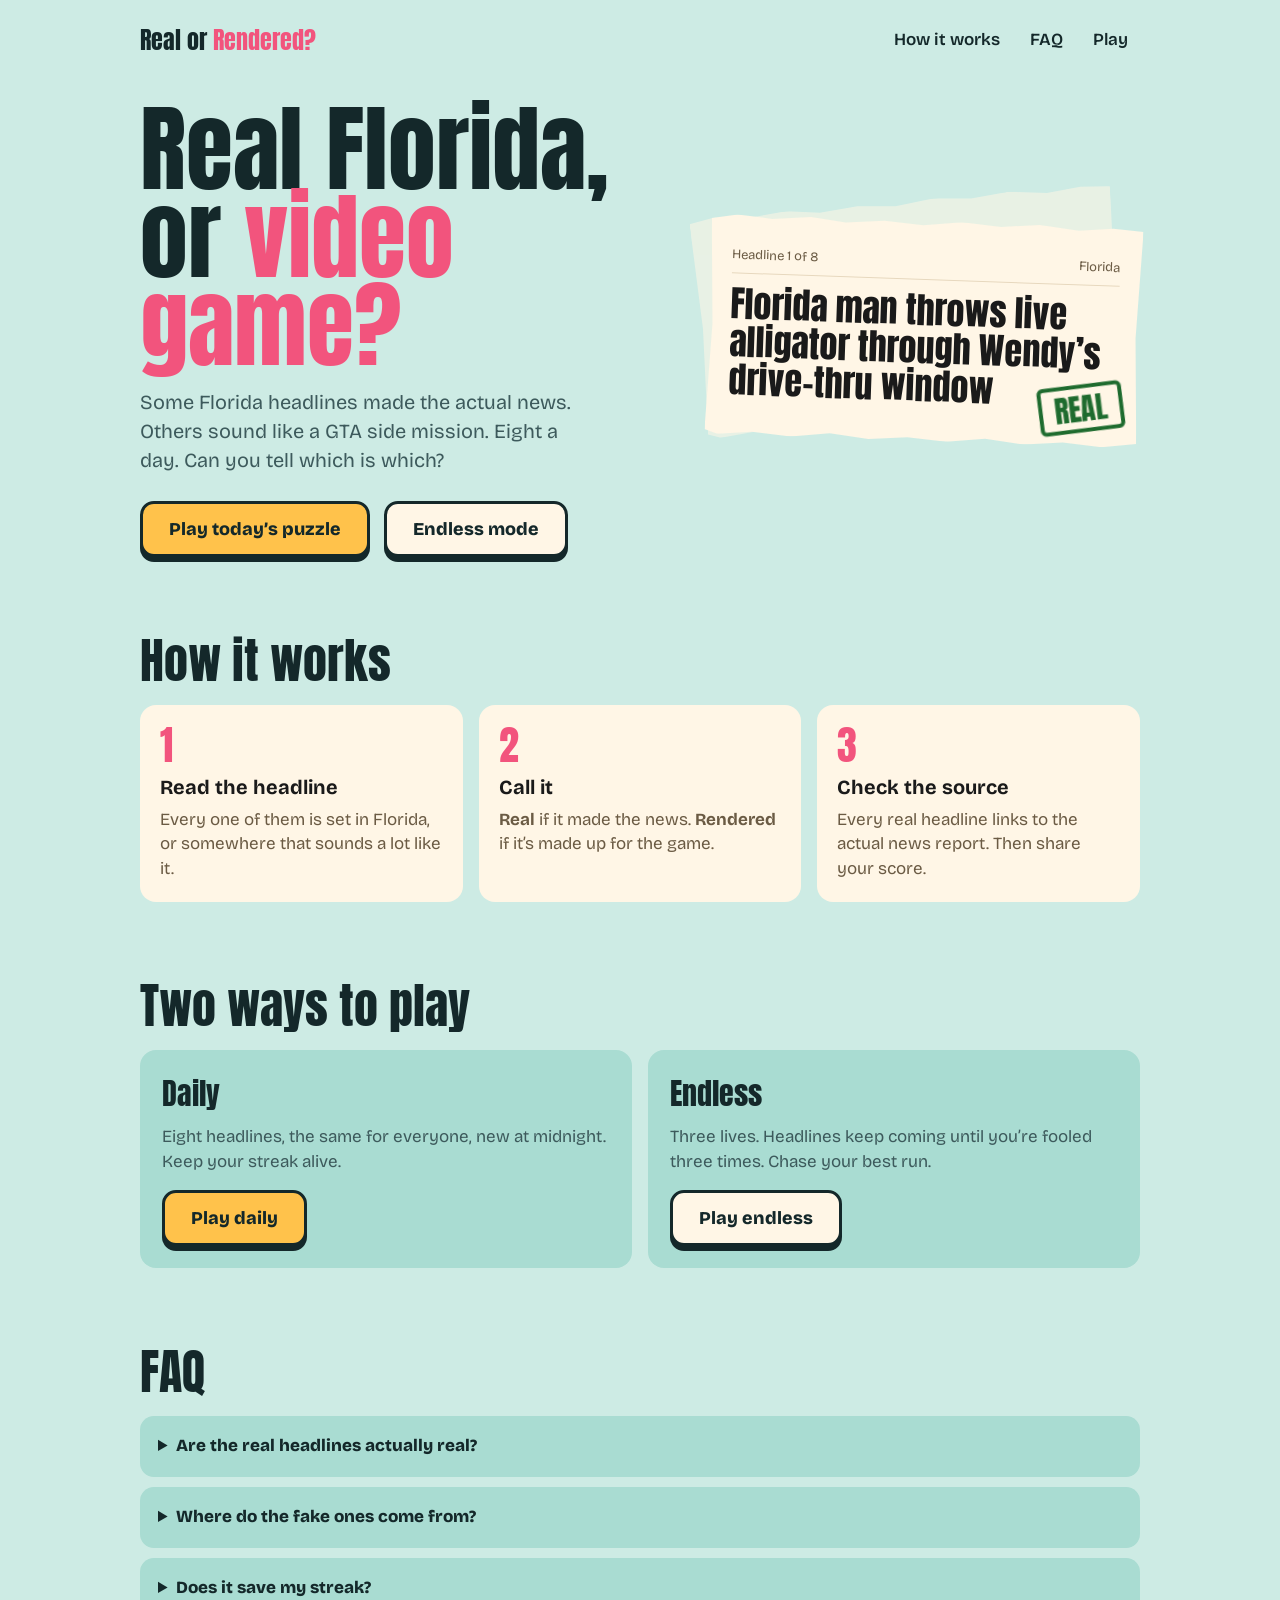
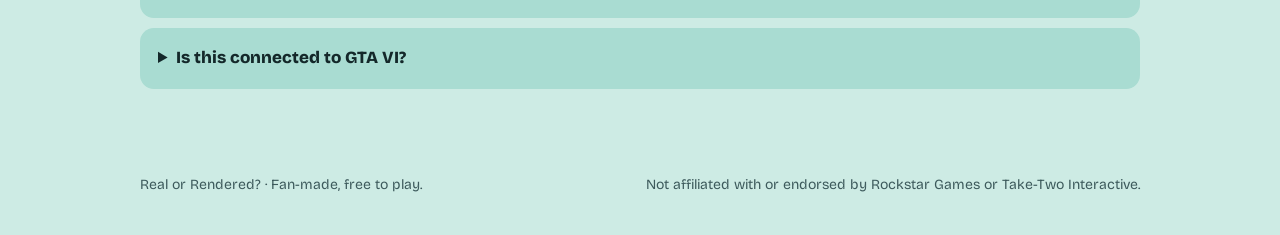
<file: index.html>
<!doctype html>
<html lang="en">
<head>
<meta charset="utf-8">
<meta name="viewport" content="width=device-width, initial-scale=1, viewport-fit=cover">
<title>Real or Rendered?</title>
<meta name="description" content="A daily game: is this Florida headline real news, or straight out of a video game? Eight headlines a day. Fan-made.">
<meta property="og:title" content="Real or Rendered?">
<meta property="og:description" content="Real Florida, or video game? Eight headlines a day. Can you tell?">
<meta name="theme-color" content="#CDEBE4">
<link rel="icon" href="data:image/svg+xml,%3Csvg xmlns='http://www.w3.org/2000/svg' viewBox='0 0 64 64'%3E%3Crect width='64' height='64' rx='14' fill='%23FFC24B'/%3E%3Ctext x='32' y='46' font-family='Impact,sans-serif' font-size='38' text-anchor='middle' fill='%2314282A'%3E%3F%3C/text%3E%3C/svg%3E">
<link rel="preconnect" href="https://fonts.googleapis.com">
<link rel="preconnect" href="https://fonts.gstatic.com" crossorigin>
<link href="https://fonts.googleapis.com/css2?family=Anton&family=Bricolage+Grotesque:opsz,wght@12..96,400;12..96,600;12..96,800&display=swap" rel="stylesheet">
<link rel="stylesheet" href="assets/styles.css">
</head>
<body>
<header class="topbar">
  <a class="brand" href="./">Real or <b>Rendered?</b></a>
  <nav aria-label="Main">
    <a class="hide-sm" href="#how">How it works</a>
    <a class="hide-sm" href="#faq">FAQ</a>
    <a href="play.html">Play</a>
  </nav>
</header>

<main>
  <section class="hero">
    <div>
      <h1>Real Florida, or <em>video game?</em></h1>
      <p class="lede">Some Florida headlines made the actual news. Others sound like a GTA side mission. Eight a day. Can you tell which is which?</p>
      <div class="cta">
        <a class="btn" href="play.html?start=1">Play today&rsquo;s puzzle</a>
        <a class="btn alt" href="play.html?mode=endless&amp;start=1">Endless mode</a>
      </div>
    </div>
    <div class="hero-card" aria-hidden="true">
      <div class="clip back"><h2>&nbsp;</h2></div>
      <div class="clip">
        <div class="src"><span>Headline 1 of 8</span><span>Florida</span></div>
        <h2>Florida man throws live alligator through Wendy&rsquo;s drive-thru window</h2>
        <div class="stamp real">REAL</div>
      </div>
    </div>
  </section>

  <section class="section" id="how">
    <h2>How it works</h2>
    <ol class="steps">
      <li><div class="n">1</div><h3>Read the headline</h3><p>Every one of them is set in Florida, or somewhere that sounds a lot like it.</p></li>
      <li><div class="n">2</div><h3>Call it</h3><p><b>Real</b> if it made the news. <b>Rendered</b> if it&rsquo;s made up for the game.</p></li>
      <li><div class="n">3</div><h3>Check the source</h3><p>Every real headline links to the actual news report. Then share your score.</p></li>
    </ol>
  </section>

  <section class="section">
    <h2>Two ways to play</h2>
    <div class="modes">
      <div class="mode">
        <h3>Daily</h3>
        <p>Eight headlines, the same for everyone, new at midnight. Keep your streak alive.</p>
        <a class="btn" href="play.html?start=1">Play daily</a>
      </div>
      <div class="mode">
        <h3>Endless</h3>
        <p>Three lives. Headlines keep coming until you&rsquo;re fooled three times. Chase your best run.</p>
        <a class="btn alt" href="play.html?mode=endless&amp;start=1">Play endless</a>
      </div>
    </div>
  </section>

  <section class="section faq" id="faq">
    <h2>FAQ</h2>
    <details><summary>Are the real headlines actually real?</summary><p>Yes. Each one is checked against news reports, and the source link appears right after you answer.</p></details>
    <details><summary>Where do the fake ones come from?</summary><p>We write them. They&rsquo;re meant to sound believable, but none of them happened. They&rsquo;re never presented as news.</p></details>
    <details><summary>Does it save my streak?</summary><p>Your streak and best scores are saved in your browser on this device. No account and no tracking.</p></details>
    <details><summary>Is this connected to GTA VI?</summary><p>No. It&rsquo;s a fan-made game inspired by Florida&rsquo;s reputation. It is not affiliated with Rockstar Games or Take-Two Interactive.</p></details>
  </section>
</main>

<footer class="footer">
  <span>Real or Rendered? &middot; Fan-made, free to play.</span>
  <span>Not affiliated with or endorsed by Rockstar Games or Take-Two Interactive.</span>
</footer>
</body>
</html>
</file>
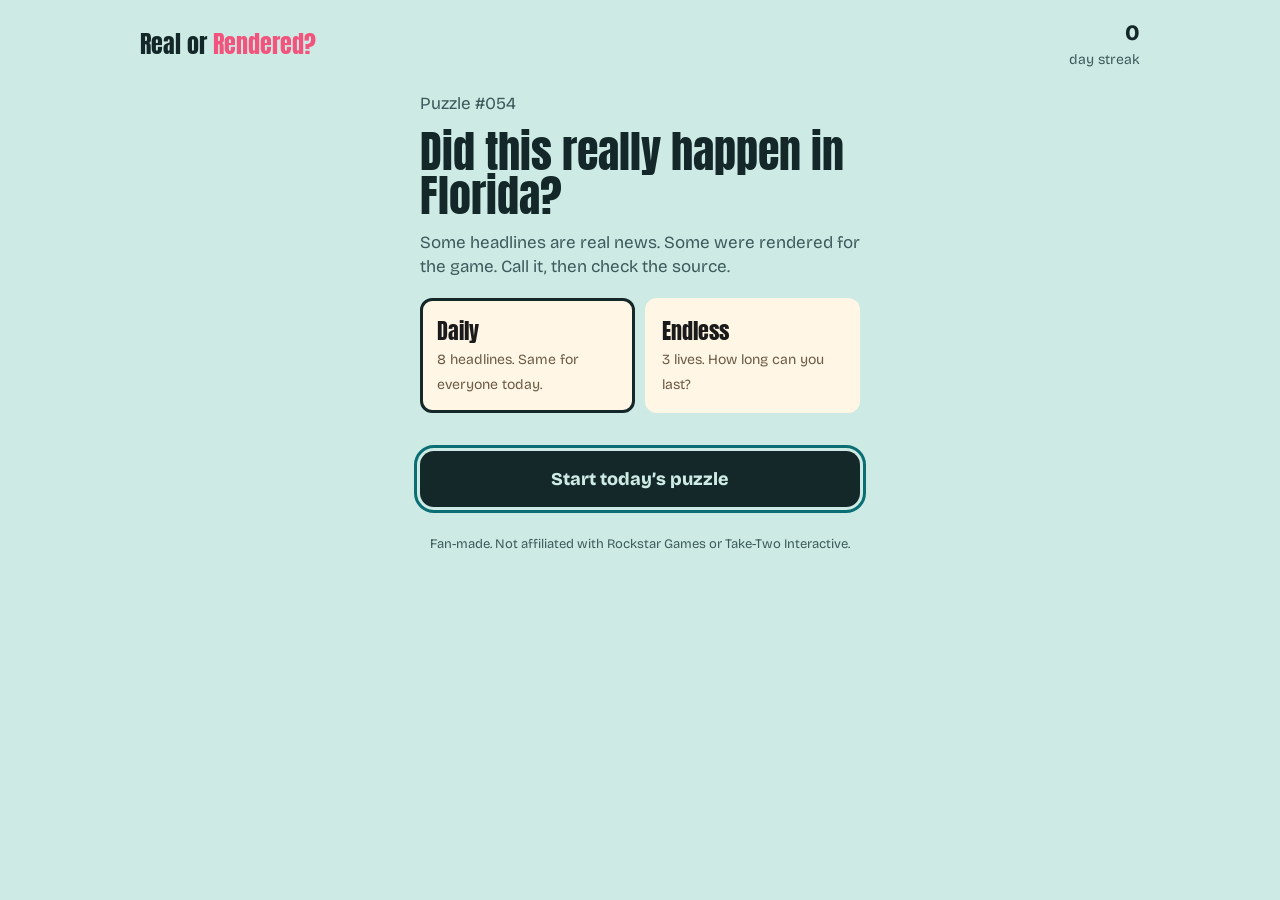
<file: play.html>
<!doctype html>
<html lang="en">
<head>
<meta charset="utf-8">
<meta name="viewport" content="width=device-width, initial-scale=1, viewport-fit=cover">
<title>Play &middot; Real or Rendered?</title>
<meta name="description" content="Real Florida, or video game? Play today's puzzle.">
<meta name="theme-color" content="#CDEBE4">
<link rel="icon" href="data:image/svg+xml,%3Csvg xmlns='http://www.w3.org/2000/svg' viewBox='0 0 64 64'%3E%3Crect width='64' height='64' rx='14' fill='%23FFC24B'/%3E%3Ctext x='32' y='46' font-family='Impact,sans-serif' font-size='38' text-anchor='middle' fill='%2314282A'%3E%3F%3C/text%3E%3C/svg%3E">
<link rel="preconnect" href="https://fonts.googleapis.com">
<link rel="preconnect" href="https://fonts.gstatic.com" crossorigin>
<link href="https://fonts.googleapis.com/css2?family=Anton&family=Bricolage+Grotesque:opsz,wght@12..96,400;12..96,600;12..96,800&display=swap" rel="stylesheet">
<link rel="stylesheet" href="assets/styles.css">
</head>
<body>
<header class="topbar">
  <a class="brand" href="./">Real or <b>Rendered?</b></a>
  <div class="meta" aria-live="polite"><strong id="streak">0</strong>day streak</div>
</header>
<div class="wrap">
  <main id="app"><noscript>This game needs JavaScript turned on.</noscript></main>
  <p class="note">Fan-made. Not affiliated with Rockstar Games or Take-Two Interactive.</p>
</div>
<script src="assets/headlines.js"></script>
<script src="assets/game.js"></script>
</body>
</html>
</file>
<file: assets/styles.css>
:root{
  --bg:#CDEBE4; --bg-deep:#A9DCD2; --ink:#14282A; --muted:#3D5A5C;
  --paper:#FFF6E6; --paper-ink:#1A1A1A; --paper-line:#E7D8BE; --paper-muted:#6B5B44;
  --sun:#FFC24B; --flamingo:#F2547D; --flamingo-soft:#FF9BB5; --flamingo-ink:#7A1230;
  --real-ink:#1E6B2E; --btn-ink:#14282A; --focus:#0B6E74;
}
@media (prefers-color-scheme: dark){
  :root:not([data-theme="light"]){
    --bg:#0F3A3E; --bg-deep:#0B2C2F; --ink:#EAF6F3; --muted:#A9C9C5; --focus:#7FE0D6;
  }
}
:root[data-theme="dark"]{
  --bg:#0F3A3E; --bg-deep:#0B2C2F; --ink:#EAF6F3; --muted:#A9C9C5; --focus:#7FE0D6;
}
*,*::before,*::after{box-sizing:border-box}
html{-webkit-text-size-adjust:100%}
body{
  margin:0; min-height:100vh; background:var(--bg); color:var(--ink);
  font-family:'Bricolage Grotesque','Avenir Next','Segoe UI',sans-serif;
  font-size:17px; line-height:1.45;
  padding-bottom:env(safe-area-inset-bottom,0px);
}
a{color:var(--ink)}
button{font:inherit; cursor:pointer}
:focus-visible{outline:3px solid var(--focus); outline-offset:3px}
.display{font-family:'Anton',Impact,'Arial Narrow',sans-serif; font-weight:400; letter-spacing:.005em}

/* ---------- site chrome ---------- */
.topbar{max-width:1040px; margin:0 auto; padding:18px 20px; display:flex; align-items:center; justify-content:space-between; gap:12px}
.brand{font-family:'Anton',Impact,sans-serif; font-size:24px; text-decoration:none; color:var(--ink); line-height:1}
.brand b{color:var(--flamingo); font-weight:400}
.topbar nav{display:flex; gap:6px; align-items:center}
.topbar nav a{text-decoration:none; font-weight:600; padding:10px 12px; border-radius:10px}
.topbar nav a:hover{background:var(--bg-deep)}
.footer{max-width:1040px; margin:0 auto; padding:36px 20px 40px; font-size:14px; color:var(--muted); display:flex; flex-wrap:wrap; gap:8px 20px; justify-content:space-between}

/* ---------- buttons ---------- */
.btn{
  display:inline-flex; align-items:center; justify-content:center; gap:8px;
  min-height:56px; padding:0 26px; border:3px solid var(--btn-ink); border-radius:14px;
  font-weight:800; font-size:18px; text-decoration:none; color:var(--btn-ink);
  background:var(--sun); box-shadow:0 5px 0 var(--btn-ink); transition:transform .08s, box-shadow .08s;
}
.btn:active{transform:translateY(4px); box-shadow:0 1px 0 var(--btn-ink)}
.btn.alt{background:var(--paper)}
.btn.dark{background:var(--ink); color:var(--bg); border-color:var(--ink)}

/* ---------- landing ---------- */
.hero{max-width:1040px; margin:0 auto; padding:24px 20px 40px; display:grid; grid-template-columns:1.1fr .9fr; gap:40px; align-items:center}
.hero h1{font-family:'Anton',Impact,sans-serif; font-weight:400; font-size:clamp(52px,9vw,96px); line-height:.92; margin:0 0 18px}
.hero h1 em{font-style:normal; color:var(--flamingo)}
.hero p.lede{font-size:20px; color:var(--muted); max-width:34ch; margin:0 0 26px}
.cta{display:flex; flex-wrap:wrap; gap:14px}
.hero-card{position:relative; padding:20px 0}
.hero-card .clip{transform:rotate(2deg)}
.hero-card .clip.back{position:absolute; inset:0 20px auto -10px; transform:rotate(-5deg); opacity:.55}

.section{max-width:1040px; margin:0 auto; padding:40px 20px}
.section h2{font-family:'Anton',Impact,sans-serif; font-weight:400; font-size:clamp(34px,6vw,48px); line-height:1; margin:0 0 20px}
.steps{display:grid; grid-template-columns:repeat(3,minmax(0,1fr)); gap:16px; padding:0; margin:0; list-style:none}
.steps li{background:var(--paper); color:var(--paper-ink); border-radius:16px; padding:20px}
.steps .n{font-family:'Anton',Impact,sans-serif; font-size:40px; line-height:1; color:var(--flamingo)}
.steps h3{margin:8px 0 6px; font-size:20px}
.steps p{margin:0; color:var(--paper-muted)}
.modes{display:grid; grid-template-columns:repeat(2,minmax(0,1fr)); gap:16px}
.mode{background:var(--bg-deep); border-radius:16px; padding:22px; display:flex; flex-direction:column; gap:10px; align-items:flex-start}
.mode h3{font-family:'Anton',Impact,sans-serif; font-weight:400; font-size:30px; margin:0}
.mode p{margin:0 0 6px; color:var(--muted)}
.faq details{background:var(--bg-deep); border-radius:14px; padding:4px 18px; margin-bottom:10px}
.faq summary{cursor:pointer; font-weight:800; padding:14px 0; min-height:44px}
.faq details p{margin:0 0 16px; color:var(--muted)}

/* ---------- headline clipping (shared) ---------- */
.clip{
  position:relative; background:var(--paper); color:var(--paper-ink);
  padding:22px 22px 26px; border-radius:3px;
  clip-path:polygon(0 2%,6% 0,14% 1.5%,23% 0,31% 2%,40% .5%,49% 2%,58% 0,67% 1.5%,76% 0,85% 2%,93% .5%,100% 1.5%,99% 50%,100% 98%,92% 100%,83% 98.5%,74% 100%,65% 98%,56% 100%,47% 98.5%,38% 100%,29% 98%,20% 100%,11% 98.5%,3% 100%,0 98%,1% 50%);
  transform:rotate(-1.2deg);
  min-height:220px; display:flex; flex-direction:column; justify-content:center;
}
.clip .src{font-size:13px; color:var(--paper-muted); border-bottom:1px solid var(--paper-line); padding-bottom:8px; margin-bottom:12px; display:flex; justify-content:space-between; gap:8px}
.clip h2{font-family:'Anton',Impact,'Arial Narrow',sans-serif; font-weight:400; font-size:clamp(28px,7.5vw,36px); line-height:1.05; margin:0}
.stamp{
  position:absolute; right:14px; bottom:14px; padding:6px 12px 4px;
  font-family:'Anton',Impact,sans-serif; font-size:30px; line-height:1;
  border:4px solid currentColor; border-radius:6px; transform:rotate(-9deg);
  background:rgba(255,246,230,.88);
}
.stamp.real{color:var(--real-ink)}
.stamp.fake{color:var(--flamingo-ink)}
@media (prefers-reduced-motion: no-preference){
  .stamp{animation:thunk .28s cubic-bezier(.2,1.6,.4,1) both}
  @keyframes thunk{from{transform:rotate(-9deg) scale(2.2); opacity:0} to{transform:rotate(-9deg) scale(1); opacity:1}}
  .clip.enter{animation:slidein .25s ease-out both}
  @keyframes slidein{from{transform:rotate(-1.2deg) translateX(30px); opacity:0} to{transform:rotate(-1.2deg); opacity:1}}
}

/* ---------- game ---------- */
.wrap{max-width:480px; margin:0 auto; padding:4px 20px 20px}
.gamehead{display:flex; align-items:flex-end; justify-content:space-between; gap:12px; padding-bottom:16px}
.gamehead .label{font-size:14px; color:var(--muted); font-weight:600}
.gamehead .title{font-family:'Anton',Impact,sans-serif; font-size:30px; line-height:1}
.meta{text-align:right; font-size:14px; color:var(--muted)}
.meta strong{display:block; font-size:22px; color:var(--ink); font-weight:800}

.progress{display:grid; grid-template-columns:repeat(var(--n,8),minmax(0,1fr)); gap:5px; margin-bottom:18px}
.progress i{height:8px; border-radius:4px; background:var(--bg-deep)}
.progress i.ok{background:var(--sun)}
.progress i.no{background:var(--flamingo)}
.progress i.now{background:var(--ink)}

.lives{display:flex; gap:6px; align-items:center; font-weight:700}
.lives i{width:14px; height:14px; border-radius:50%; background:var(--flamingo); display:inline-block}
.lives i.lost{background:var(--bg-deep)}

.choices{display:grid; grid-template-columns:repeat(2,minmax(0,1fr)); gap:12px; margin-top:26px}
.choice{
  min-height:68px; border:3px solid var(--btn-ink); border-radius:14px;
  font-family:'Anton',Impact,sans-serif; font-size:24px; color:var(--btn-ink);
  box-shadow:0 5px 0 var(--btn-ink); transition:transform .08s, box-shadow .08s;
}
.choice:active{transform:translateY(4px); box-shadow:0 1px 0 var(--btn-ink)}
.choice.real{background:var(--sun)}
.choice.fake{background:var(--flamingo-soft)}
.choice:disabled{opacity:.45; cursor:default; transform:none; box-shadow:0 5px 0 var(--btn-ink)}
.choice small{display:block; font-family:'Bricolage Grotesque',sans-serif; font-size:13px; font-weight:600}
.keys{text-align:center; font-size:13px; color:var(--muted); margin-top:10px}
kbd{font-family:inherit; font-weight:700; border:1.5px solid currentColor; border-radius:5px; padding:0 5px}

.verdict{margin-top:22px; padding:16px 18px; border-radius:14px; background:var(--bg-deep)}
.verdict p{margin:0 0 6px}
.verdict .big{font-weight:800; font-size:19px}
.verdict a{font-weight:700}
.next{width:100%; margin-top:16px; min-height:56px; border:0; border-radius:14px; background:var(--ink); color:var(--bg); font-weight:800; font-size:18px}

.intro h2{font-family:'Anton',Impact,sans-serif; font-weight:400; font-size:44px; line-height:1; margin:6px 0 14px}
.intro p{margin:0 0 12px; color:var(--muted)}
.tabs{display:grid; grid-template-columns:repeat(2,minmax(0,1fr)); gap:10px; margin:18px 0 22px}
.tab{background:var(--paper); color:var(--paper-ink); border:3px solid transparent; border-radius:12px; padding:14px; text-align:left; min-height:44px}
.tab b{font-family:'Anton',Impact,sans-serif; font-weight:400; font-size:22px; display:block}
.tab span{font-size:14px; color:var(--paper-muted)}
.tab[aria-pressed="true"]{border-color:var(--btn-ink)}

.result{text-align:center}
.score{font-family:'Anton',Impact,sans-serif; font-size:96px; line-height:1; margin:10px 0 4px}
.rank{font-weight:800; font-size:21px; margin:0 0 18px}
.grid{display:flex; flex-wrap:wrap; justify-content:center; gap:6px; margin-bottom:22px}
.grid i{width:30px; height:30px; border-radius:6px; border:2px solid var(--btn-ink)}
.grid i.ok{background:var(--sun)} .grid i.no{background:var(--flamingo)}
.stats{display:grid; grid-template-columns:repeat(3,minmax(0,1fr)); gap:10px; margin-bottom:18px}
.stats div{background:var(--bg-deep); border-radius:12px; padding:12px 6px; font-size:14px}
.stats strong{display:block; font-size:26px; font-weight:800}
.share{width:100%}
.ghost{width:100%; min-height:48px; margin-top:12px; border:0; background:transparent; color:var(--ink); text-decoration:underline; font-weight:600}
.toast{margin-top:12px; font-weight:600; min-height:1.4em}
.review{text-align:left; margin-top:26px}
.review h3{font-size:18px; margin:0 0 10px}
.review li{margin-bottom:10px}
.review ol{padding-left:22px; margin:0}
.review .tag{font-size:12px; font-weight:800; padding:2px 8px; border-radius:999px; margin-right:6px; white-space:nowrap}
.review .tag.real{background:var(--sun); color:var(--btn-ink)}
.review .tag.fake{background:var(--flamingo-soft); color:var(--btn-ink)}
textarea.fallback{width:100%; margin-top:10px; font:inherit; font-size:14px; padding:10px; border-radius:10px}
.note{margin-top:28px; font-size:13px; color:var(--muted); text-align:center}

@media (max-width:760px){
  .hero{grid-template-columns:1fr; gap:20px; padding-top:8px}
  .steps,.modes{grid-template-columns:1fr}
  .topbar nav a.hide-sm{display:none}
}
</file>
